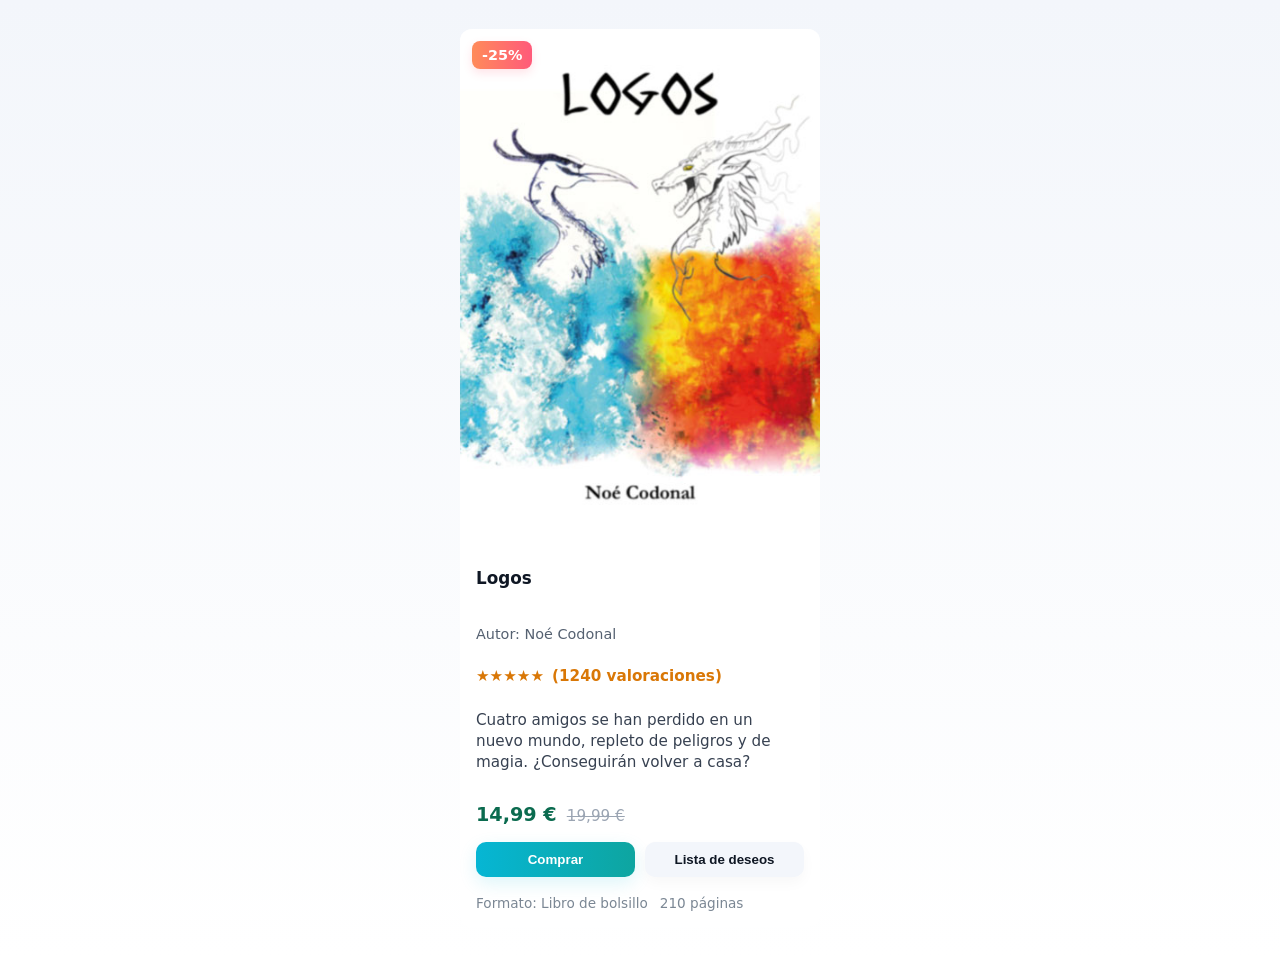
<file: index.html>
<!doctype html>
<html lang="es">
<head>
  <meta charset="utf-8" />
  <meta name="viewport" content="width=device-width,initial-scale=1" />
  <meta name="author" content="Miguel Acosta">
  <title>Ejercicio: Reto averigua el CSS</title>
  <!-- Se trata de que cada alumno genere su fichero estilos.css y lo enlace a este HTML-->
  <link rel="stylesheet" href="estilos_incompleto.css">
</head>
<body>
  <main class="container">
    <article class="product-card" aria-label="Tarjeta de libro">
      <div class="media">
        <img src="cover.jpg" alt="Portada del libro: Logos" class="product-image">
        <span class="badge">-25%</span>
      </div>

      <div class="info">
        <h2 class="title">Logos</h2>
        <p class="author">Autor: Noé Codonal</p>

        <div class="rating" aria-hidden="true">
          <span class="stars">★★★★★</span>
          <span class="reviews">(1240 valoraciones)</span>
        </div>

        <p class="description">
Cuatro amigos se han perdido en un nuevo mundo, repleto de peligros y de magia. ¿Conseguirán volver a casa?        </p>

        <div class="price-wrap">
          <span class="price-current">14,99 €</span>
          <span class="price-old">19,99 €</span>
        </div>

        <div class="actions">
          <button class="btn buy">Comprar</button>
          <button class="btn wishlist">Lista de deseos</button>
        </div>

        <div class="meta">
          <span class="format">Formato: Libro de bolsillo</span>
          <span class="pages">210 páginas</span>
        </div>
      </div>
    </article>
  </main>
</body>
</html>
</file>
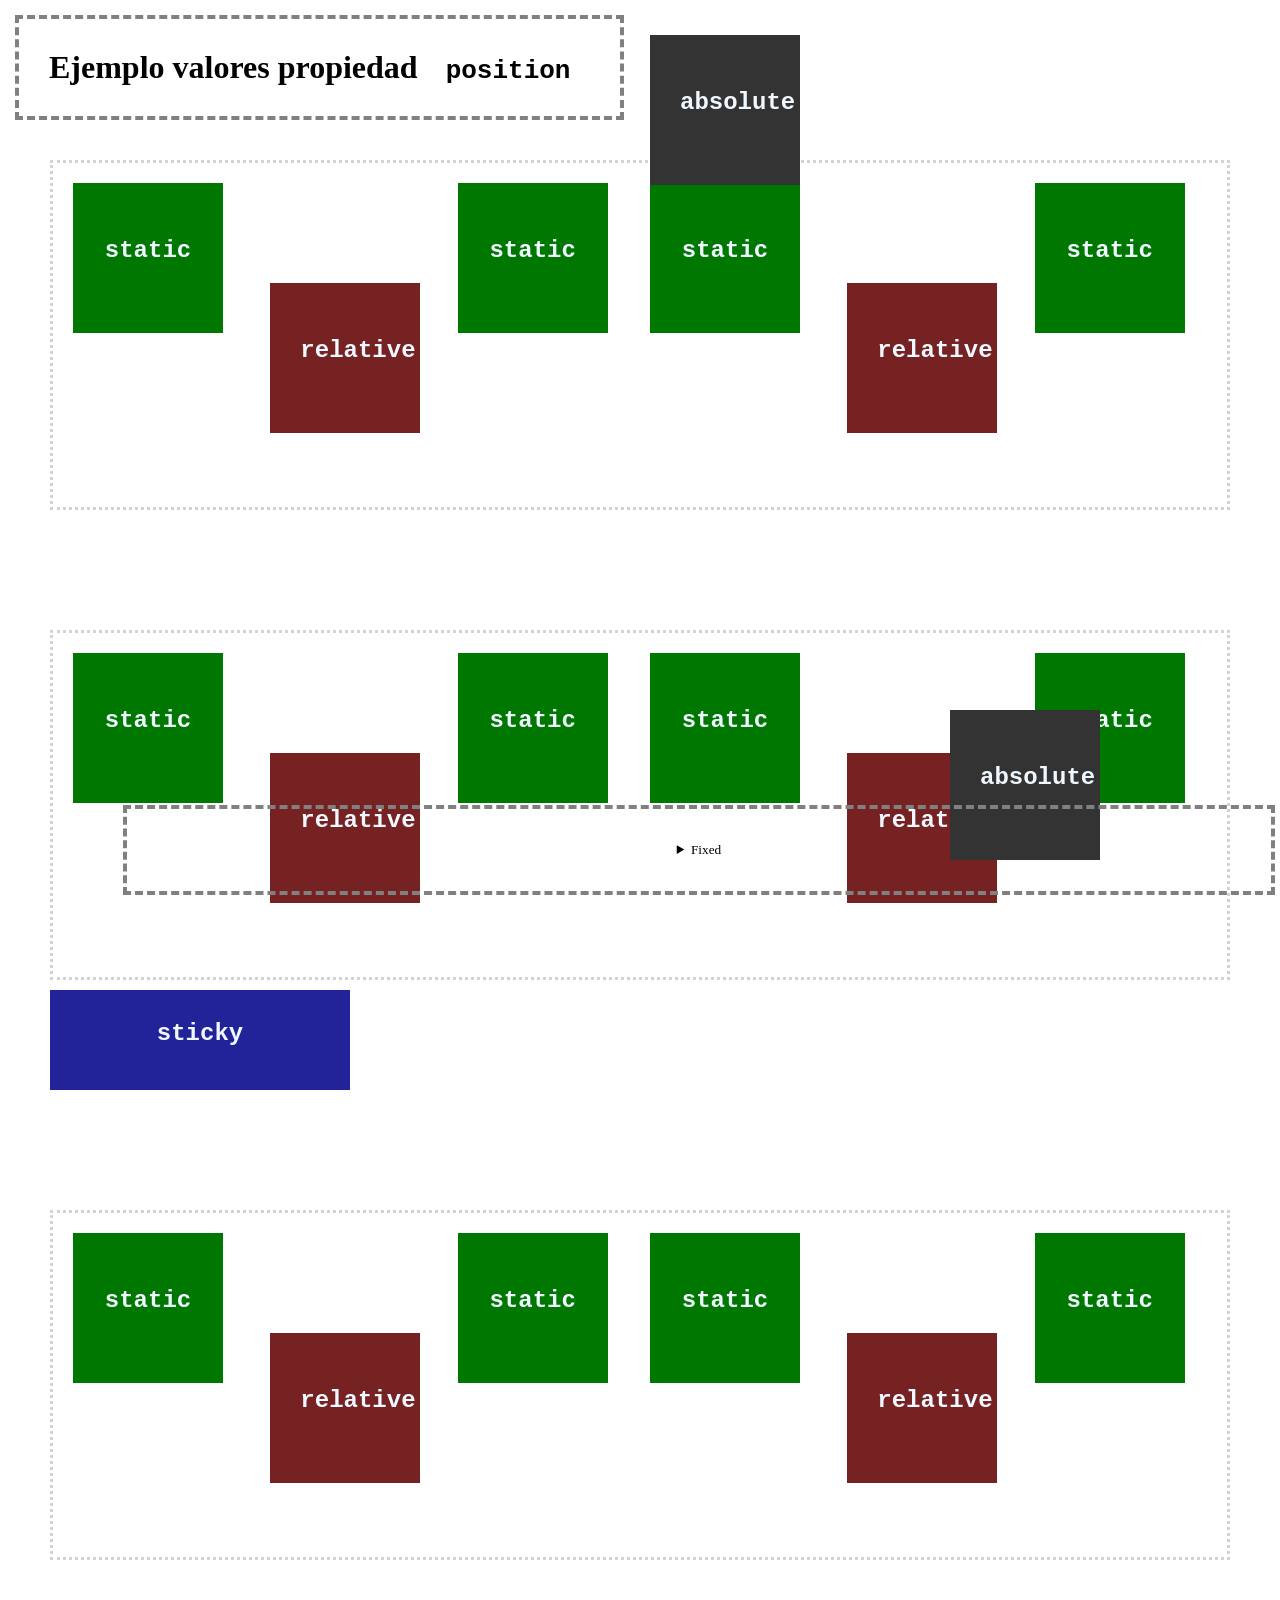
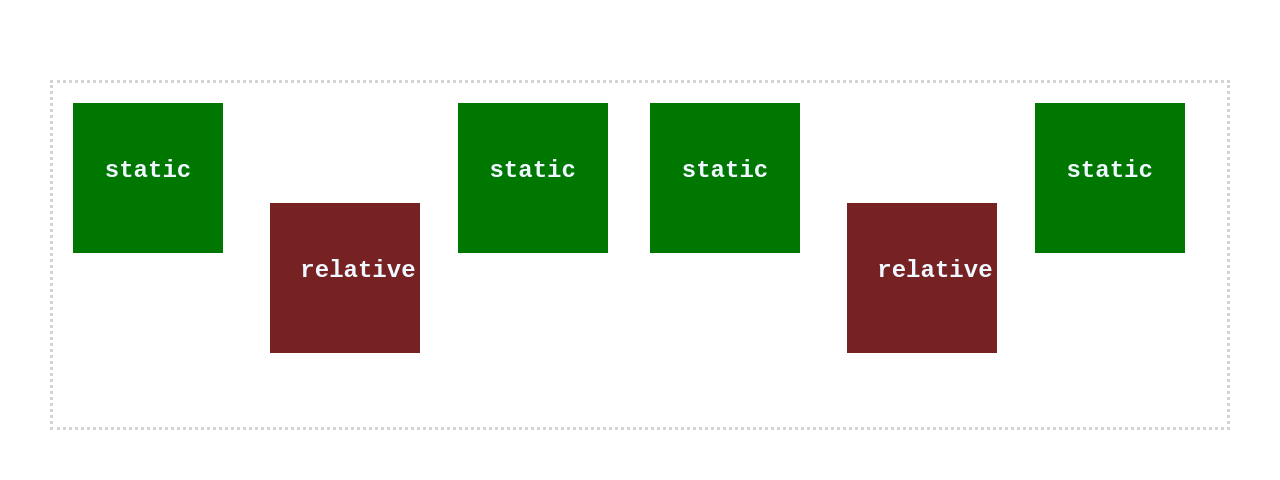
<file: 17_posicionamiento.html>
<!DOCTYPE html>
<html lang="es">
<head>
	<link rel="stylesheet" href="estilosPosic1.css">
</head>
<body>
    <header>
        <h1>Ejemplo valores propiedad <code>position</code></h1>
    </header>
    <div class="contenedor">
        <div class="absoluto"><p>absolute</p></div>
        <div class="estatico"><p>static</p></div>
        <div class="relativo"><p>relative</p></div>
        <div class="estatico"><p>static</p></div>
        <div class="estatico"><p>static</p></div>
        <div class="relativo"><p>relative</p></div>
        <div class="estatico"><p>static</p></div>
        <div class="absoluto segundo"><p>absolute</p></div>
    </div>
    <div class="contenedor">
        <div class="absoluto"><p>absolute</p></div>
        <div class="estatico"><p>static</p></div>
        <div class="relativo"><p>relative</p></div>
        <div class="estatico"><p>static</p></div>
        <div class="estatico"><p>static</p></div>
        <div class="relativo"><p>relative</p></div>
        <div class="estatico"><p>static</p></div>
        <div class="absoluto segundo"><p>absolute</p></div>
    </div>
    <div class="sticky"><p>sticky</p></div>
    <div class="contenedor">
        <div class="absoluto"><p>absolute</p></div>
        <div class="estatico"><p>static</p></div>
        <div class="relativo"><p>relative</p></div>
        <div class="estatico"><p>static</p></div>
        <div class="estatico"><p>static</p></div>
        <div class="relativo"><p>relative</p></div>
        <div class="estatico"><p>static</p></div>
        <div class="absoluto segundo"><p>absolute</p></div>
    </div>
    <div class="contenedor">
        <div class="absoluto"><p>absolute</p></div>
        <div class="estatico"><p>static</p></div>
        <div class="relativo"><p>relative</p></div>
        <div class="estatico"><p>static</p></div>
        <div class="estatico"><p>static</p></div>
        <div class="relativo"><p>relative</p></div>
        <div class="estatico"><p>static</p></div>
        <div class="absoluto segundo"><p>absolute</p></div>
    </div>
    <footer>
        <small>
            <details>
           	  <summary>Fixed</summary>
            	  Lo hemos fijado con la propiedad <code>position: fixed;</code>
          	</details>
        </small>
    </footer>
</body>
</html>
</file>
<file: estilos_incompleto.css>
* Reset simple */
* { box-sizing: border-box; margin: 0; padding: 0; }

body {
  font-family: system-ui, -apple-system, "Segoe UI", Roboto, "Helvetica Neue", Arial;
  background: linear-gradient(180deg, #f3f6fb 0%, #ffffff 100%);
  min-height: 100vh;
  display: flex;
  align-items: center;
  justify-content: center;
  padding: 20px;
}

/* Contenedor */
.container {
  width: 100%;
  max-width: 420px;
  margin: 0 auto;
}

/* Tarjeta */
.product-card {
  background: #fff;
  border-radius: 12px;
  overflow: hidden;
 /*falta la sombra*/
 /*falta la transición*/
  cursor: default;
}

/* Hover de tarjeta (levitar) */
.product-card:hover {
  /*Traslada la tarjeta hacia arriba 8 píxeles*/
  box-shadow: 0 18px 40px rgba(20,30,50,0.14);
}

/* Media: imagen y badge */
.media {
  position: relative;
  width: 100%;
  /*Falta la propiedad overflow*/
}

.product-image {
  width: 100%;
  height: 100%;
  object-fit: contain ; 
  display: block;
  /*Usa la propiedad transform para animar el hover*/
}

/* Efecto al pasar el mouse sobre la imagen */
.product-card:hover .product-image {
  scale: 110%;
  transition: 2s;
  filter: brightness(0.98);
}

/* Badge de descuento */
.badge {
  position: absolute;
  left: 12px;
  top: 12px;
  background: linear-gradient(90deg,#ff8b5a,#ff5a7a);
  color: white;
  padding: 6px 10px;
  border-radius: 8px;
  font-weight: 700;
  font-size: 0.9rem;
  z-index: 5;
  box-shadow: 0 4px 10px rgba(255,80,110,0.16);
}

/* Info de la tarjeta */
.info {
  padding: 16px;
  display: flex;
  flex-direction: column;
  gap: 10px;
}

.title {
  font-size: 1.05rem;
  line-height: 1.2;
  color: #0f1724;
  text-shadow: 0 1px 0 rgba(255,255,255,0.02);
}

.author {
  color: #556171;
  font-size: 0.9rem;
}

/* Rating y reviews */
.rating {
  display: flex;
  align-items: center;
  gap: 8px;
  color: #d97706; /* color dorado para estrellas */
  font-weight: 600;
  font-size: 0.95rem;
}

/* Descripción */
.description {
  color: #374151;
  font-size: 0.95rem;
  line-height: 1.4;
}

/* Precio */
.price-wrap {
  display: flex;
  align-items: baseline;
  gap: 10px;
  margin-top: 4px;
}

.price-current {
  color: #0b6b4f;
  font-weight: 800;
  font-size: 1.2rem;
}

.price-old {
  color: #9aa4b2;
  text-decoration: line-through;
  font-size: 0.95rem;
}

/* Acciones */
.actions {
  display: flex;
  gap: 10px;
  margin-top: 6px;
}

.btn {
  flex: 1;
  padding: 10px 12px;
  border-radius: 10px;
  border: none;
  cursor: pointer;
  font-weight: 700;
  transition: transform 180ms ease, box-shadow 180ms ease;
}

.btn.buy {
  background: linear-gradient(90deg,#06b6d4,#0ea5a0);
  color: white;
  box-shadow: 0 6px 18px rgba(6,182,212,0.14);
}

.btn.wishlist {
  background: #f3f6fb;
  color: #0f1724;
  box-shadow: 0 6px 14px rgba(10,20,40,0.03);
}

/* Hover en botones */
.btn:hover {
  scale: 110%;
  transition: 1s;
  margin-bottom: 10px;
  margin-top: -10px;
}

/* Meta info */
.meta {
  display: flex;
  gap: 12px;
  color: #7b8794;
  font-size: 0.85rem;
  margin-top: 8px;
}

/* Responsivo (si quisieras cambiar) */
@media (min-width: 720px) {
  .container { max-width: 720px; }
  .product-card { max-width: 360px; margin: 0 auto; }
}
</file>
<file: estilosPosic1.css>
/*Aplicamos border-box a todos los elementos del documento*/
* {
	margin: 10px; /*Separación exterior e interior iguales y uniformes con margin y padding*/
	padding: 10px;
	box-sizing: border-box; /*Visto en el modelo de cajas, conseguimos que el tamaño total incluya el padding y el borde (más fácil de controlar)*/
}

/*Aplicamos un estilo de texto para todos los div*/
div {
	font-size: 1.5rem;
	text-align: center;
	color:aliceblue;
	font-family: monospace;
	font-weight: bolder;
}
/*POSITION FIXED para header y footer*/
header, footer {
	border: 4px dashed gray;
	position: fixed; /*Con esto conseguiremos que header y footer permanezcan en la ventana del navegador al hacer scroll*/
}
header {
	top: 5px;
	left: 5px; /*con top y left anclamos header en la esquina superior izquierda*/
}
footer {
	bottom: 5px;
	right: 5px; /*con bottom y right anclamos footer en la esquina inferior derecha*/
	height: 10%;
	width: 90%;
	text-align: center;
	line-height: 0;
	padding: 0;
	margin: 0;
}
/*Aplicamos POSITION RELATIVE a los contenedores, para que sean referencia de los elementos hijos que tengan POSITION ABSOLUTE*/
.contenedor {
	border: 3px dotted lightgray;
	display: flex;
	flex-flow: column wrap; /*con display:flex y flex-flow:row wrap distribuimos los elementos de forma fluida (no desbordan el espacio)*/
	height: 350px;
	margin-top: 10%;
}
/*Estilos para los elementos Hijos (cajas)*/
div > div {
	width: 150px;
	height: 150px;
	line-height: 75px;
}

.estatico {
	position: static; /*valor por defecto de todos los elementos. No responde a propiedades de posicionamiento (top, left, etc.)*/
	background-color: #070;
}
.relativo {
	position: relative;
	background-color: #722;
	top: 100px;
	left: 5px;
    /*Las cajas de esta clase mantiene el espacio original pero desplazado 50 px hacia abajo y otros 50 px a la derecha.*/
    /*Relative --> Los hijos de esta caja con absolute se posicionarían respecto a él.*/
}
.absoluto {
	position: absolute;
	background-color: #333;
	bottom: 30px;
	right: 170px;
    /*absolute saca el elemento del flujo normal, como si flotara encima de los demás. */
    /*bottom:10px; y left:10px; se calculan respecto al ".contenedor" porque tiene position: relative.*/
}
.estatico + .absoluto {
	top: 25px;
	left: 50%;
    /*Aplica estilo al .absoluto que va justo después de un .estatico en el HTML*/
    /*Las cajas "absoluto segundo" se colocará en la esquina inferior derecha del contenedor.*/
}

.sticky {
	position: sticky;
	background-color: #229;
	height: 100px;
	width: 300px;
	top: 25%;
}
    /*stycky es una mezcla entre relative y fixed. Al principio se comporta como relative, pero al hacer scroll y su borde superior alcance top:25%, 
    se queda fijo en la pantalla. Muy útil para menús laterales o cabeceras de secciones que deseamos tener visibles parcialmente*/
</file>
